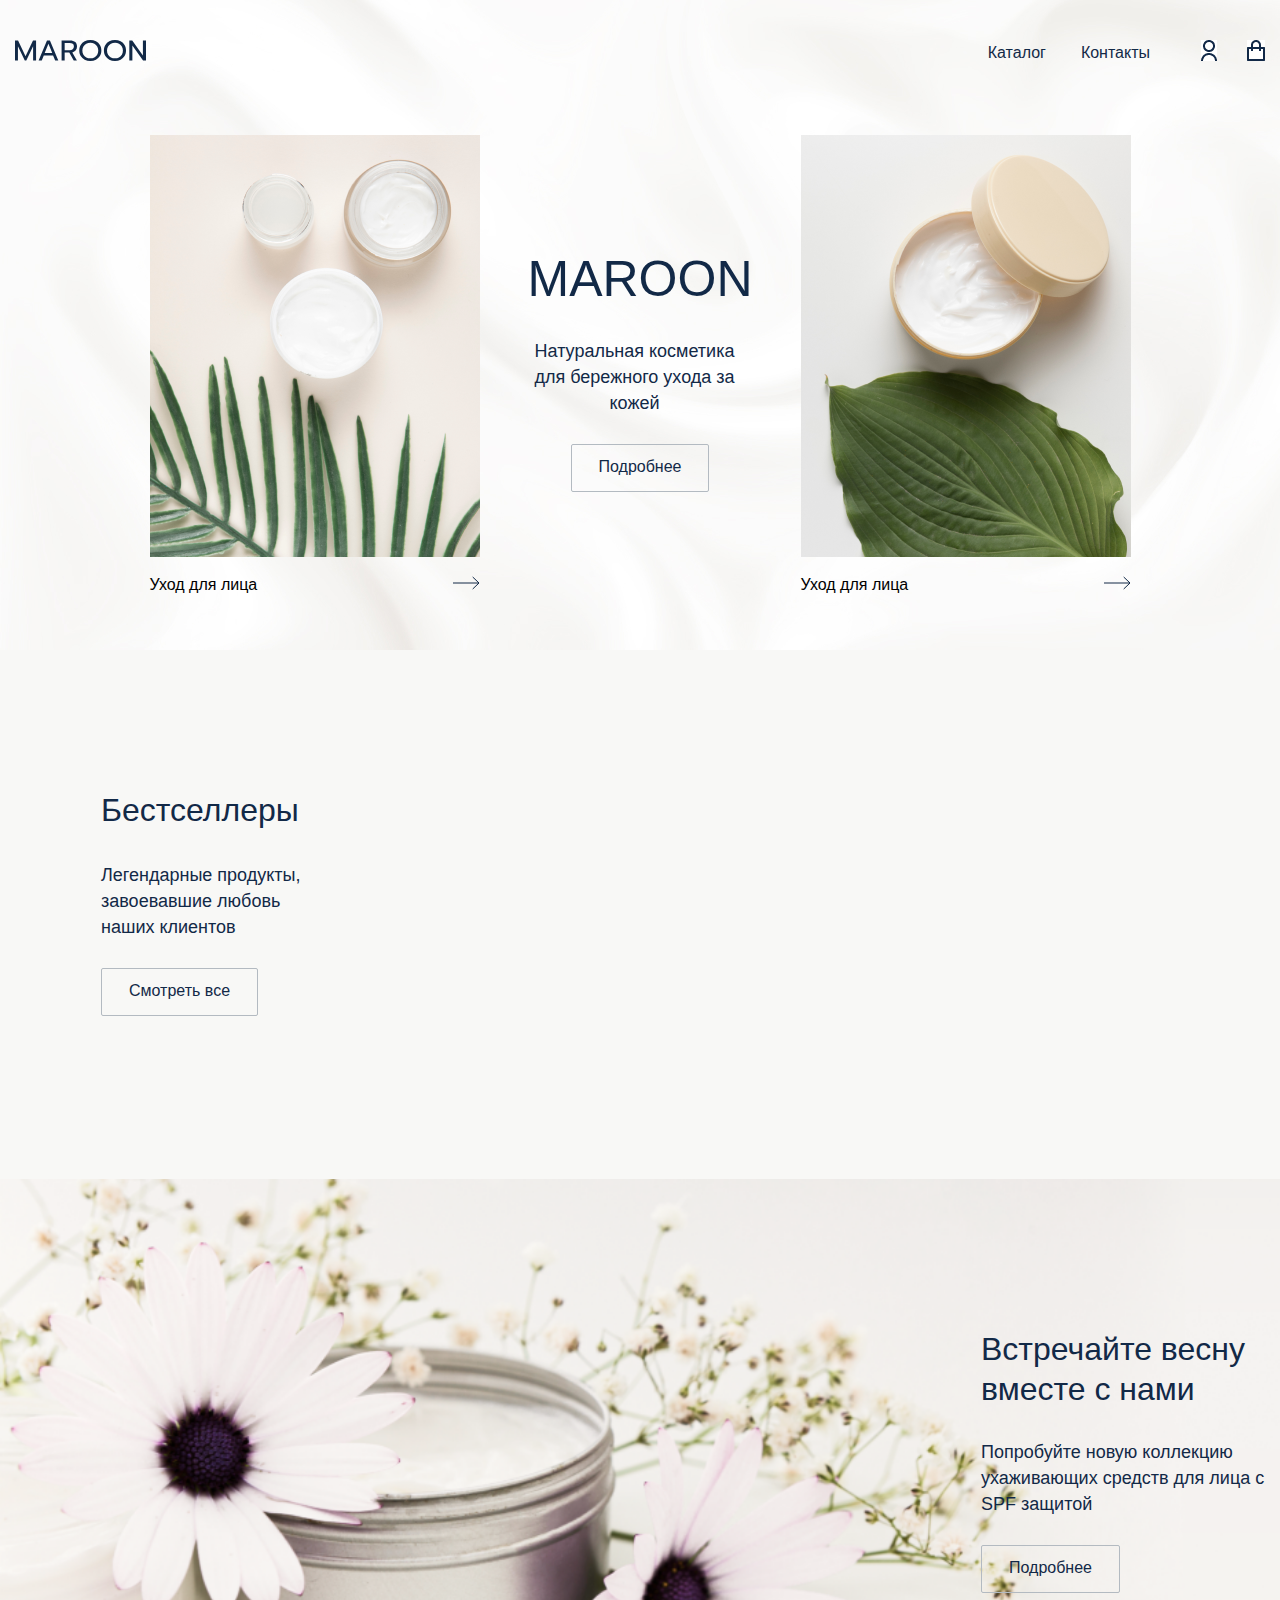
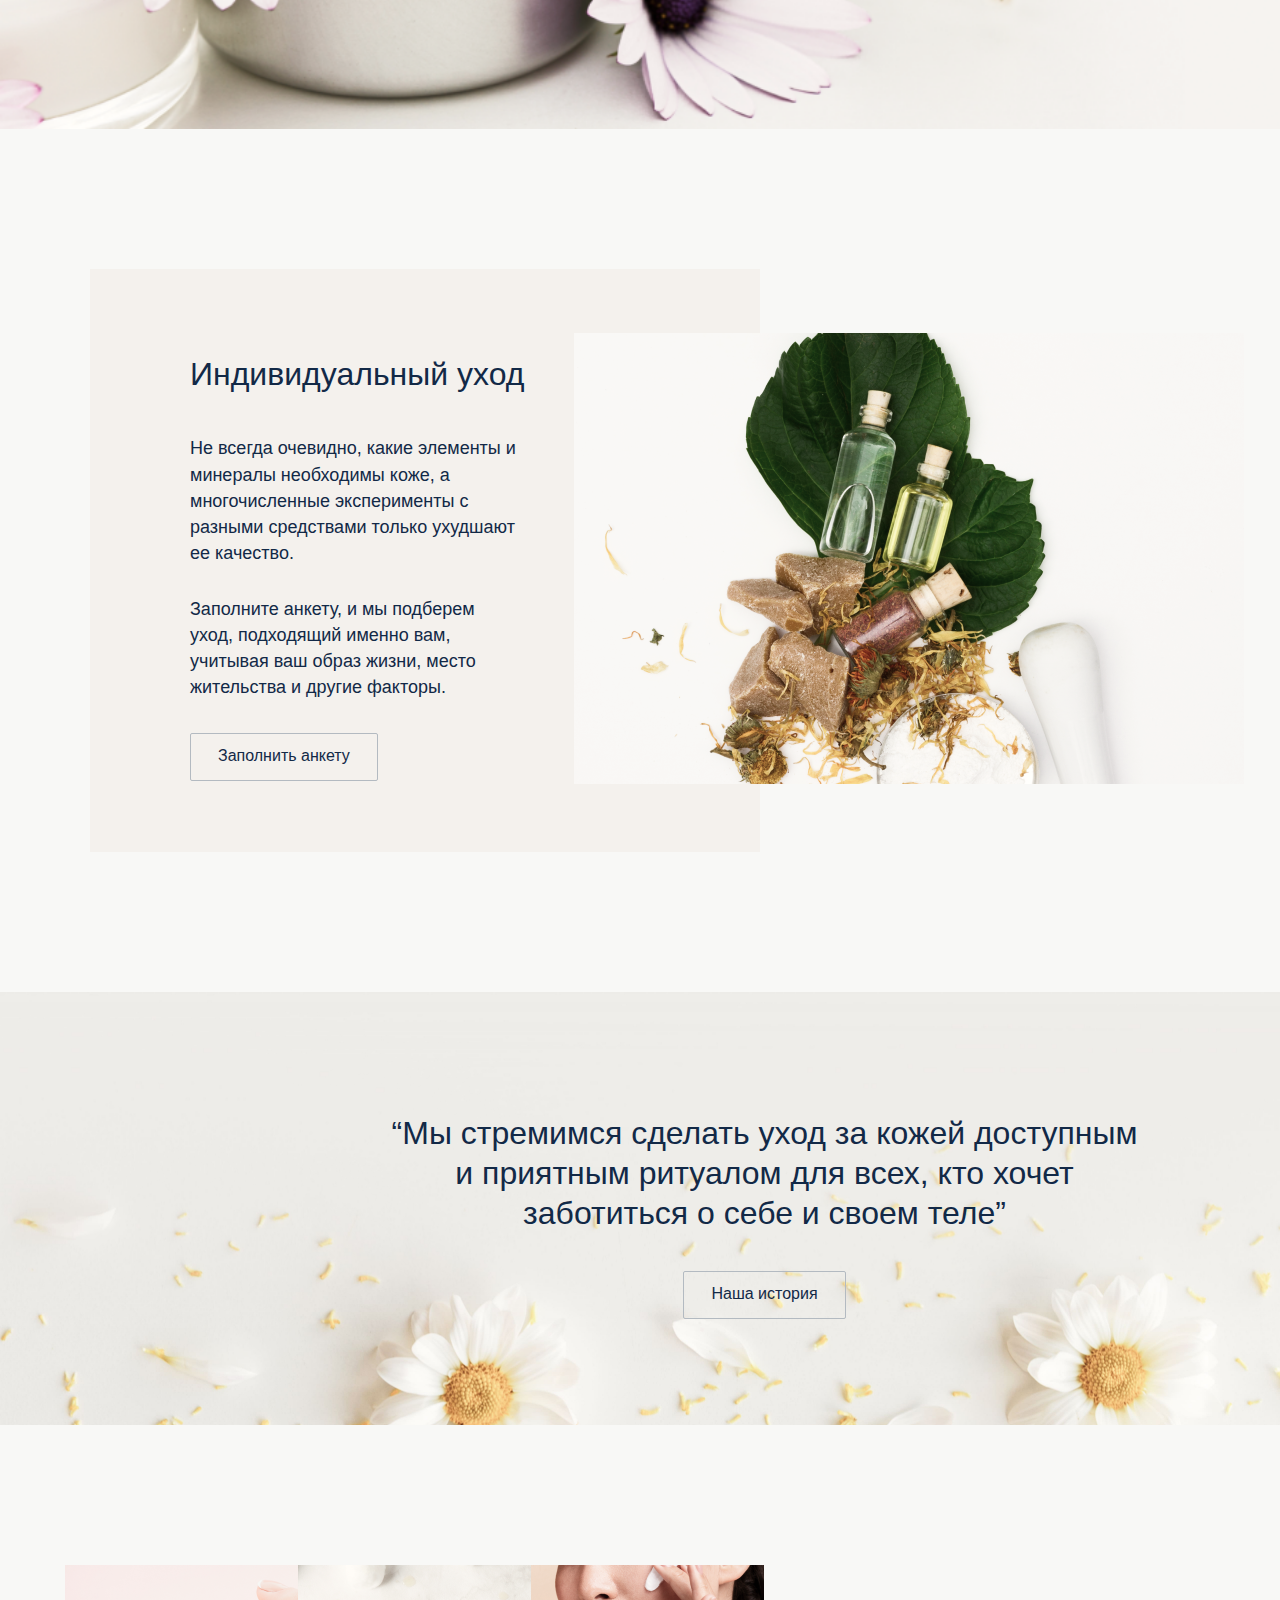
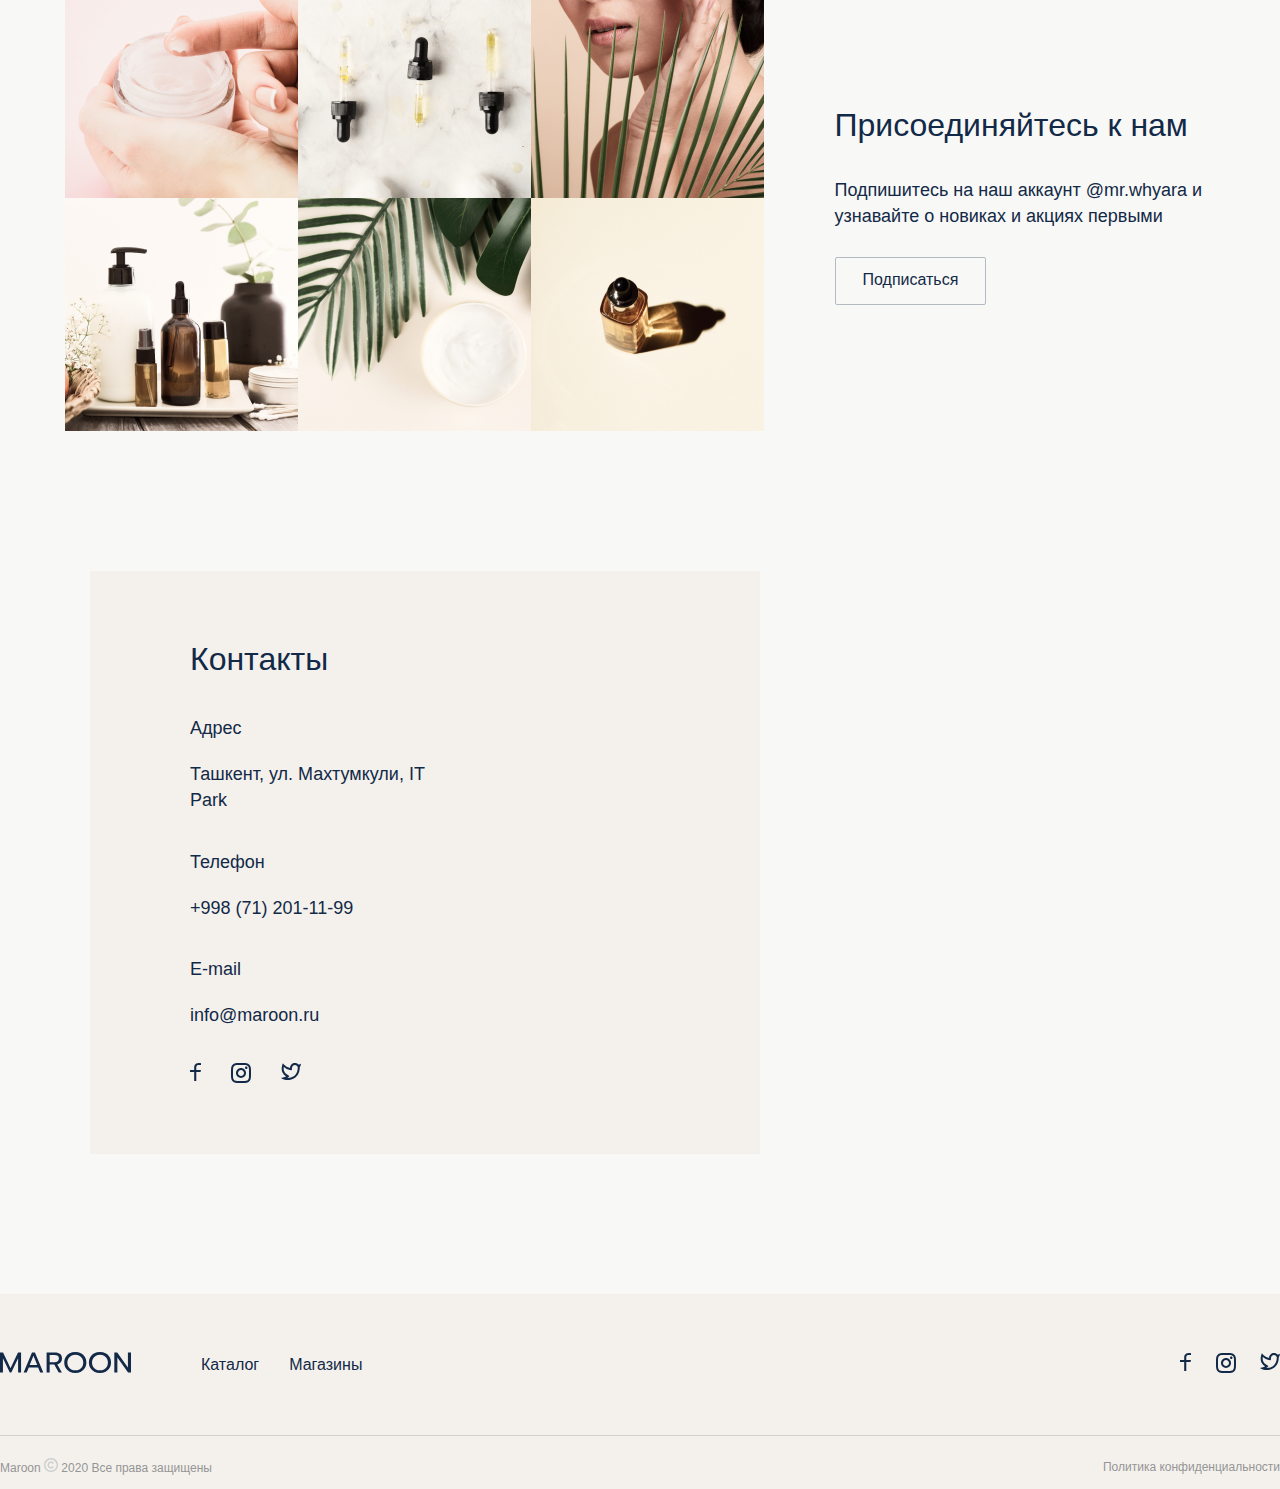
<file: index.html>
<!DOCTYPE html>
<html lang="en">
<head>
    <meta charset="UTF-8">
    <meta http-equiv="X-UA-Compatible" content="IE=edge">
    <meta name="viewport" content="width=device-width, initial-scale=1.0">
    <link rel="stylesheet" href="style.css">
    <title>Document</title>
</head>
<body style="background: #F8F8F6;">
    <header>
        <nav>
            <div class="container nav-container">
                <a href="#"><img src="./images/MAROON.svg" alt="" class="header-lg"></a>
                  <div class="header__box">
                    <ul class="header__nav-list">
                        <a href="filtr.html"><li class="header__nav-link">Каталог</li></a>
                        <!-- <a href="#"><li class="header__nav-link">О нас</li></a> -->
                        <a href="#num"><li class="header__nav-link">Контакты</li></a>
                      </ul>
                      <div class="header__logo-box">
                        <a href="#num"><img src="./images/contact.jpg" alt="" class="icons"></a>
                        <a href="maroom.html"><img src="./images/trash.jpg" alt="" class="icons"></a>
                      </div>
                  </div>
            </div>
        </nav>
        <div class="header-content">
            <div class="hdr__cnt-one">
                <img src="./images/mr1.png" alt="" class="cnt__one-img">
                <div class="cnt__one-box">
                    <p class="one__box-text">Уход для лица</p>
                    <a href="maroom.html"><img src="./images/vector.svg" alt="" class="vector-one"></a>
                </div>
            </div>
            <div class="hdr__cnt-two">
                <h1 class="cnt__two-title">MAROON</h1>
                <p class="cnt__two-text">
                    Натуральная косметика
для бережного ухода за кожей
                </p>
                <a href="#" class="btn-one">Подробнее</a>
            </div>
            <div class="hdr__cnt-one">
                <img src="./images/mr2.png" alt="" class="cnt__one-img">
                <div class="cnt__one-box">
                    <p class="one__box-text">Уход для лица</p>
                    <a href="maroom.html"><img src="./images/vector.svg" alt="" class="vector-one"></a>
                </div>
            </div>
        </div>
    </header>
    <main>
        <div class="container main-content">
            <div class="main__box-one">
                <div class="box__one-ins">
                    <div class="box__one-text">
                        <h1 class="one__text-title">Бестселлеры</h1>
                        <p class="one__text-text">
                            Легендарные продукты,
            завоевавшие любовь
            наших клиентов
                        </p>
                        <a href="#" class="btn-one">Смотреть все</a>
                    </div>
                </div>
                <div class="box__two-ins">
                </div>
            </div>
        </div>
        <div class="main__boxz">
            <div class="container fd-cnt">
                <div class="main__box-two">
                    <h1 class="box__two-title">Встречайте весну
                        вместе с нами</h1>
                    <p class="two__text-text">
                        Попробуйте новую коллекцию ухаживающих средств для лица с SPF защитой
                    </p>
                    <a href="#" class="btn-one">Подробнее</a>
                </div>
            </div>
        </div>
        <div class="wrapper main-content">
            <div class="main__box-three">
                <div class="box__three-left">
                    <div class="three__left-ins">
                        <h1 class="three__left-title">Индивидуальный уход</h1>
                        <p class="three__left-text">
                            Не всегда очевидно, какие элементы и минералы необходимы коже,         а многочисленные эксперименты     с разными средствами только ухудшают ее качество.
                        </p>
                        <p class="three__left-textt">
                            Заполните анкету, и мы подберем уход, подходящий именно вам, учитывая ваш образ жизни, место жительства и другие факторы.
                        </p>
                        <a href="#" class="btn-one">Заполнить анкету</a>
                    </div>
                </div>
                <div class="box__three-right">
                    <img src="./images/beauty.png" alt="" class="three__right-img">
                </div>
            </div>
        </div>
        <div class="main__boxx">
            <div class="test">
                <h1>“Мы стремимся сделать уход за кожей доступным
                        и приятным ритуалом для всех, кто хочет
                        заботиться о себе и своем теле”  
                </h1>
                <a href="#" class="btn-one">Наша история</a>
            </div>
        </div>
        <div class="container bath-content">
            <div class="bath">
                <img class="logo20" src="./images/cream.png" alt="">
                <img class="logo21" src="./images/cups.png" alt="">
                <img class="logo22" src="./images/women.png" alt="">
                <img class="logo23" src="./images/shampo.png" alt="">
                <img class="logo24" src="./images/view.png" alt="">
                <img class="logo25" src="./images/glass.png" alt="">
            </div>
            <div class="bath__right">
                <h1 class="bath__right-title">Присоединяйтесь к нам</h1>
                <p class="bath__right-text">
                    Подпишитесь на наш аккаунт @mr.whyara
и узнавайте о новиках и акциях первыми
                </p>
                <a href="https://instagram.com/mr.whyara?igshid=OGQ5ZDc2ODk2ZA==" class="btn-one">Подписаться</a>
            </div>
        </div>
        <div class="wrapper">
            <div class="inf">
               <div class="contacts" id="num">
                  <div class="info">
                     <div class="infos">
                        <h2 class="kontact">Контакты</h2>
                        <div class="adress">
                           <h3>Адрес</h3>
                           <p>Ташкент,
                              ул. Махтумкули, IT Park
                           </p>
                        </div>
                        <div class="phone">
                           <h3>Телефон</h3>
                           <p>+998 (71) 201-11-99</p>
                        </div>
                        <div class="email">
                           <h3>E-mail</h3>
                           <p>info@maroon.ru</p>
                        </div>
                        <div class="social">
                           <a href="https://ru-ru.facebook.com/"><img src="./images/facebook.svg" alt="" class="icons"></a>
                           <a href="https://www.instagram.com/"><img src="./images/instagram.svg" alt="" class="icons"></a>
                           <a href="https://twitter.com/?lang=ru"><img src="./images/twitter.svg" alt="" class="icons"></a>
                        </div>
                     </div>
                  </div>
                  <div class="google__map">
                     <iframe class="map" src="https://www.google.com/maps/embed?pb=!1m18!1m12!1m3!1d2997.2743341512523!2d69.31221677595278!3d41.3028952713108!2m3!1f0!2f0!3f0!3m2!1i1024!2i768!4f13.1!3m3!1m2!1s0x38aef52099f9f365%3A0xfbd5b98a8fa2c648!2sIT%20Park%20Tashkent!5e0!3m2!1sen!2s!4v1695393384104!5m2!1sen!2s" width="670" height="422" style="border:0;" allowfullscreen="" loading="lazy" referrerpolicy="no-referrer-when-downgrade">
                     </iframe>
                  </div>
               </div>
            </div>
         </div>
    </main>
    <footer>
        <div class="containerr">
           <div class="footer__box">
              <div class="menu2">
                 <div class="logo"><img src="./images/MAROON.svg" alt=""></div>
                 <ul class="nav2">
                    <a href="filtr.html"><li class="header__nav-link">Каталог</li></a>
                    <a href="maroom.html"><li class="header__nav-link">Магазины</li></a>
              </ul>
           </div>
           <div class="social1">
              <a href="https://ru-ru.facebook.com/"><img src="./images/facebook.svg" alt="" class="icons"></a>
              <a href="https://www.instagram.com/"><img src="./images/instagram.svg" alt="" class="icons"></a>
              <a href="https://twitter.com/?lang=ru"><img src="./images/twitter.svg" alt="" class="icons"></a>
           </div>
           </div>
        </div>
        <div class="lineee"></div>
        <div class="containerr">
           <div class="boxx">
              <p class="pp">Maroon   <img src="./images/c.svg" alt="">   2020 Все права защищены</p>
              <p class="pp">Политика конфиденциальности</p>
           </div>
        </div>
    </footer>
    
    
    
    
    
    <script src="./main.js"></script>
</body>
</html>
</file>
<file: style.css>
*{
    margin: 0;
    padding: 0;
    box-sizing: border-box;
    font-family: Arial;
}

a {
    text-decoration: none;
}

ul {
    list-style: none;
}

.container {
    max-width: 1250px;
    width: 100%;
    margin: 0 auto;
}
.containerr {
    max-width: 1366px;
    width: 100%;
    margin: 0 auto;
}
.wrapper {
    max-width: 1100px;
    width: 100%;
    margin: 0 auto;
}

header {
    background: url(./images/hdr-bg.jpg);
    height: 650px;
    margin-bottom: 140px;
}

.nav-container {
    display: flex;
    align-items: center;
    justify-content: space-between;
    padding-top: 40px;
    margin-bottom: 70px;
}

.header__box {
    display: flex;
    align-items: center;
    gap: 51px;
}

.header__nav-list {
    display: flex;
    align-items: center;
    gap: 35px;
}

.header__nav-link {
    color: #122947;
    font-size: 16px;
    font-weight: 400;
    transition: 1s;
}
.header__nav-link:hover {
    color: red;
    transition: 1s;
    font-size: 25px;
    font-weight: 400;
}

.icons {
    transition: 0.8s;
}
.icons:hover{
    transform: scale(1.2);
    transition: 0.8s;
}

.header__logo-box {
    display: flex;
    align-items: center;
    gap: 30px;
}

.header-content {
    display: flex;
    align-items: center;
    justify-content: center;
    gap: 48px;
}

.cnt__one-box {
    display: flex;
    align-items: center;
    justify-content: space-between;
    margin-top: 15px;
}

.hdr__cnt-two {
    text-align: center;
}

.cnt__two-title {
    color: #122947;
    font-size: 50px;
    font-weight: 500;
}
.cnt__two-text {
    color: #122947;
    text-align: center;
    font-size: 18px;
    font-weight: 400;
    line-height: 145%;
    margin-top: 30px;
    margin-bottom: 40px;
    max-width: 214px;
}
.btn-one {
    color: #122947;
    font-size: 16px;
    font-weight: 500;
    line-height: 140%; 
    border-radius: 2px;
    border: 1px solid #B3BAC1;
    padding: 13px 27px 16px 27px;
    margin-bottom: 120px;
}


.main__box-one {
    margin-left: 86px;
}

.one__text-title {
    color: #122947;
    font-size: 32px;
    font-weight: 500;
    line-height: 130%;
}

.one__text-text {
    max-width: 214px;
    color: #122947;
    font-size: 18px;
    font-weight: 400;
    line-height: 145%;
    margin: 30px 0 40px 0; 
}

.main__boxz {
    margin-top: 177px;
    margin-bottom: 140px;
    height: 550px;
    background-image: url(./images/baner.png);
    background-repeat: no-repeat;
    background-size: cover;
    display: flex;
    align-items: center;
    justify-content: flex-end;
}

.box__two-title {
    color: #122947;
    font-size: 32px;
    font-weight: 500;
    line-height: 125%;
    max-width: 277px;
}

.two__text-text {
    color: #122947;
    font-size: 18px;
    font-weight: 400;
    line-height: 145%;
    margin-top: 30px;
    margin-bottom: 40px;
    max-width: 284px;
}

.fd-cnt {
    display: flex;
    align-items: center;
    justify-content: flex-end;
}

.main__box-three {
    position: relative;
    display: flex;
    align-items: center;
    margin-bottom: 140px;
}

.box__three-left {
    max-width: 670px;
    width: 100%;
    height: 583px;
    background: #F4F1ED;
    padding-left: 100px;
    display: flex;
    align-items: center;
}

.three__left-title {
    color: #122947;
    font-size: 32px;
    font-weight: 500;
    line-height: 130%;
}

.three__left-text {
    color: #122947;
    font-size: 18px;
    font-weight: 400;
    line-height: 145%;
    margin: 40px 0 30px 0;
    max-width: 329px;
}
.three__left-textt {
    color: #122947;
    font-size: 18px;
    font-weight: 400;
    line-height: 145%;
    margin-bottom: 45px;
    max-width: 329px;
}

.box__three-right {
    position: absolute;
    left: 44%;
}

.main__boxx {
    height: 433px;
    background-image: url(./images/honey.png);
    background-size: cover;
    margin-bottom: 140px;
    display: flex;
    align-items: center;
}
.main__boxx h1 {
    position: relative;
    max-width: 761px;
    color: #122947;
    font-size: 32px;
    font-weight: 500;
    line-height: 125%;
    text-align: center;
    margin-bottom: 50px;
}

.test {
    position: absolute;
    text-align: center; 
    left: 30%;
}






.bath {
    display: grid;
    grid-template-columns: repeat(3, 1fr);
    width: fit-content;
}
.bath__right-title {
    color: #122947;
    font-size: 32px;
    font-weight: 500;
    line-height: 130%;
}
.bath__right-text {
    margin: 30px 0 40px 0;
    width: 381px;
    color: #122947;
    font-size: 18px;
    font-weight: 400;
    line-height: 145%;
}
.bath-content {
    display: flex;
    align-items: center;
    justify-content: center;
    gap: 71px;
}


.contacts {
    position: relative;
    display: flex;
    align-items: center;
    margin-top: 140px;
    margin-bottom: 140px;
}
  
.info {
    max-width: 670px;
    width: 100%;
    height: 583px;
    background: #F4F1ED;
    padding-left: 100px;
    display: flex;
    align-items: center;
}
  
.google__map {
    position: absolute;
    max-width: 670px;
    height: 422px;
    left: 35%;
}
  
.kontact {
    color: #122947;
    font-size: 32px;
    font-weight: 500;
    line-height: 130%;
}
.adress h3 {
    color: #122947;
    font-size: 18px;
    font-weight: 500;
    line-height: 145%;
    margin: 35px 0 20px 0;
}
.adress p {
    color: #122947;
    font-size: 18px;
    font-weight: 400;
    line-height: 145%;
    width: 256px;
}
.phone h3 {
    color: #122947;
    font-size: 18px;
    font-weight: 500;
    line-height: 145%;
    margin: 35px 0 20px 0;
}
.phone p {
    color: #122947;
    font-size: 18px;
    font-weight: 400;
    line-height: 145%;
}
.email h3 {
    color: #122947;
    font-size: 18px;
    font-weight: 500;
    line-height: 145%;
    margin: 35px 0 20px 0;
}
.email p {
    color: #122947;
    font-size: 18px;
    font-weight: 400;
    line-height: 145%;
}
.social {
    margin-top: 35px;
    display: flex;
    gap: 30px;
}
  

footer {
    height: 195px;
    flex-shrink: 0;
    background: #F4F1ED;
    }
.menu2 {
    height: 141px;
    display: flex;
    align-items: center;
    gap: 70px;
    }
.nav2 {
    display: flex;
    justify-content: space-between;
    gap: 30px;
}
.social1 {
    right: 0;
    width: 100px;
    display: flex;
    justify-content: space-between;
    gap: 10px;
    }

.footer__box {
    display: flex;
    align-items: center;
    justify-content: space-between;
}

.footer__box li {
    color: #122947;
    font-size: 16px;
    font-weight: 400;
}
  
.lineee {
    width: 100x;
    height: 1px;
    background: #D1D1D1;
}
  
.boxx {
    display: flex;
    align-items: center;
    justify-content: space-between;
    margin-top: 22px;
}
  
.pp {
    color: #959595;
    font-size: 12px;
    font-weight: 400;
}
</file>
